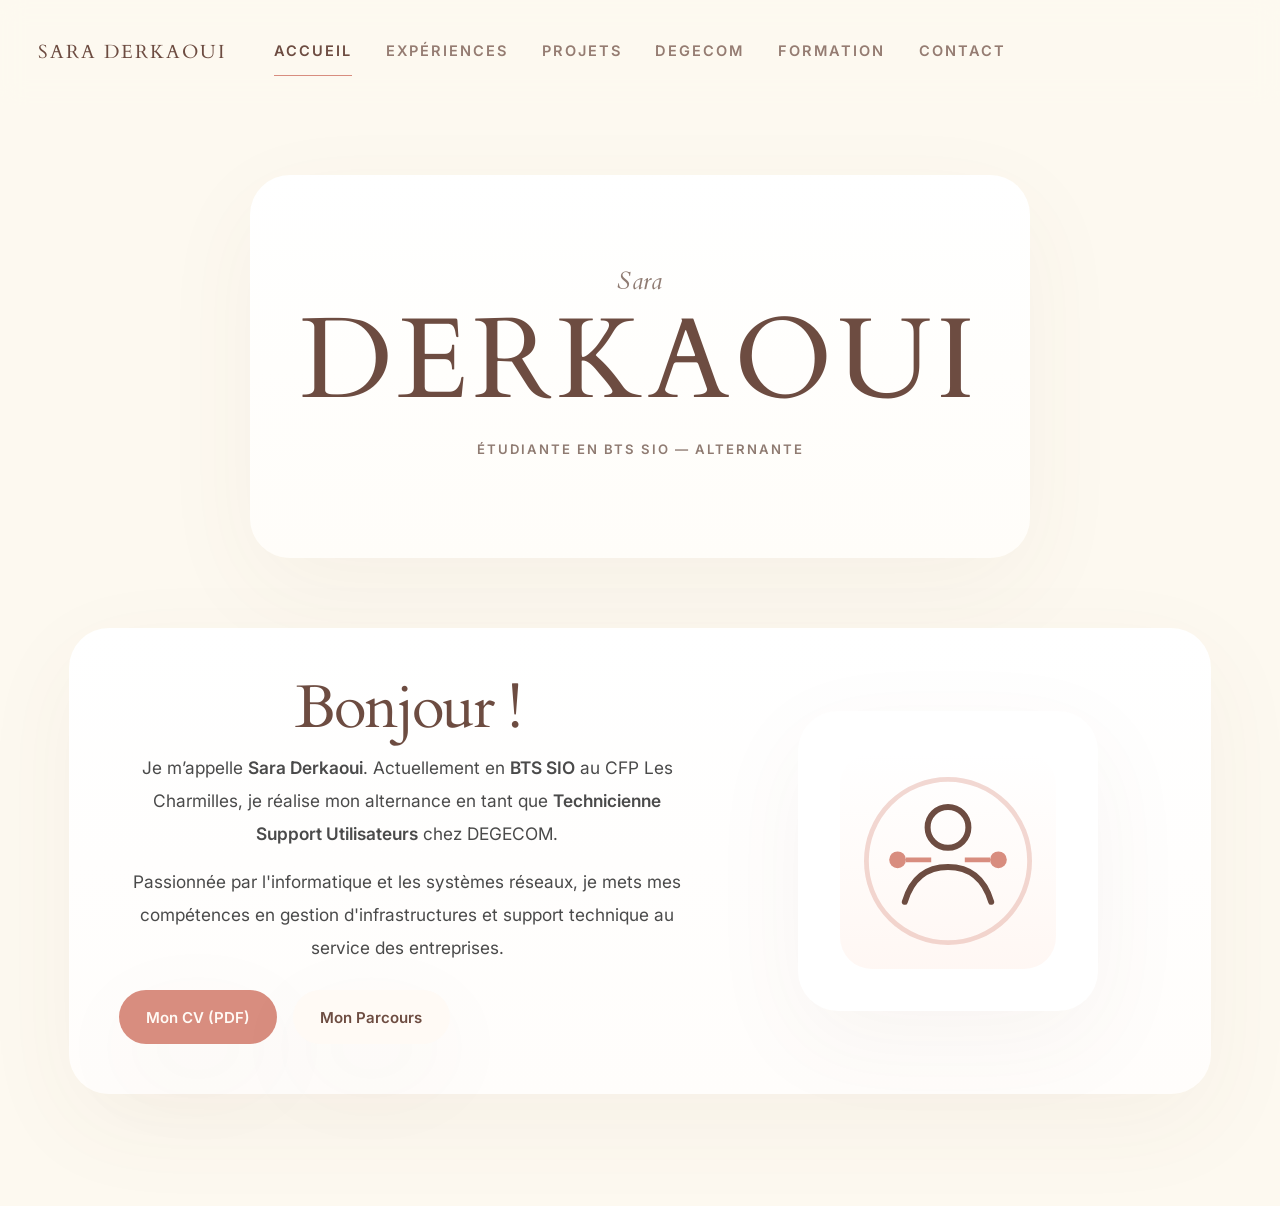
<file: index.html>
<!DOCTYPE html>
<html lang="fr">
<head>
    <meta charset="UTF-8">
    <meta name="viewport" content="width=device-width, initial-scale=1.0">
    <title>Sara Derkaoui | Portfolio</title>
    <link rel="stylesheet" href="style.css">
    <link href="https://fonts.googleapis.com/css2?family=Inter:wght@300;400;600&family=Cardo:ital,wght@0,400;0,700;1,400&display=swap" rel="stylesheet">
</head>
<body>

    <nav class="navbar">
        <a href="index.html" class="logo">SARA DERKAOUI</a>
        <ul class="nav-links">
            <li><a href="index.html" class="active">Accueil</a></li>
            <li><a href="experience.html">Expériences</a></li>
            <li><a href="projets.html">Projets</a></li>
            <li><a href="degecom.html">DEGECOM</a></li>
            <li><a href="formation.html">Formation</a></li>
            <li><a href="contact.html">Contact</a></li>
        </ul>
    </nav>

    <main class="hero-section">
        <div class="hero-card">
            <span class="firstname">Sara</span>
            <h1 class="lastname">DERKAOUI</h1>
            <p class="subtitle">Étudiante en BTS SIO — Alternante</p>
        </div>

        <section class="intro-container">
            <div class="intro-text">
                <h2>Bonjour !</h2>
                <p>Je m’appelle <strong>Sara Derkaoui</strong>. Actuellement en <strong>BTS SIO</strong> au CFP Les Charmilles, je réalise mon alternance en tant que <strong>Technicienne Support Utilisateurs</strong> chez DEGECOM.</p>
                <p>Passionnée par l'informatique et les systèmes réseaux, je mets mes compétences en gestion d'infrastructures et support technique au service des entreprises.</p>
                <div class="cta-group">
                    <a href="source/CV BTS SIO 3.pdf.pdf" class="btn-primary" target="_blank">Mon CV (PDF)</a>
                    <a href="experience.html" class="btn-secondary">Mon Parcours</a>
                </div>
            </div>
            <div class="intro-visual">
                <div class="placeholder-img">👩‍💻</div>
            </div>
        </section>
    </main>

</body>
</html>
</file>
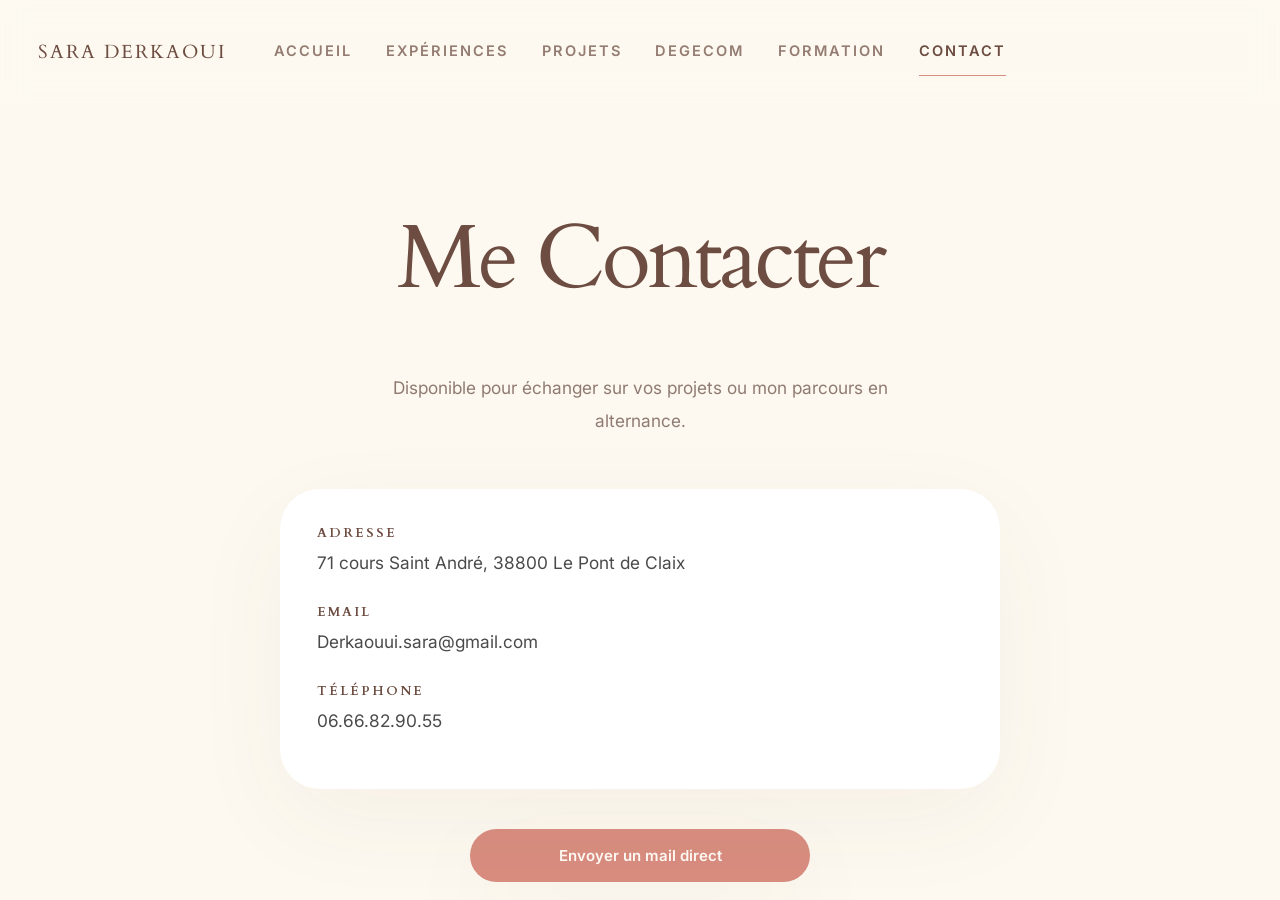
<file: contact.html>
<!DOCTYPE html>
<html lang="fr">
<head>
    <meta charset="UTF-8">
    <title>Contact | Sara Derkaoui</title>
    <link rel="stylesheet" href="style.css">
    <link href="https://fonts.googleapis.com/css2?family=Inter:wght@400;600&family=Cardo:wght@700&display=swap" rel="stylesheet">
</head>
<body>
    <nav class="navbar">
        <a href="index.html" class="logo">SARA DERKAOUI</a>
        <ul class="nav-links">
            <li><a href="index.html">Accueil</a></li>
            <li><a href="experience.html">Expériences</a></li>
            <li><a href="projets.html">Projets</a></li>
            <li><a href="degecom.html">DEGECOM</a></li>
            <li><a href="formation.html">Formation</a></li>
            <li><a href="contact.html" class="active">Contact</a></li>
        </ul>
    </nav>

    <div class="container" style="max-width: 800px;">
        <h1 style="text-align: center; margin-bottom: 30px;">Me Contacter</h1>
        <p style="text-align: center; color: var(--text-light); margin-bottom: 50px;">
            Disponible pour échanger sur vos projets ou mon parcours en alternance.
        </p>

        <div class="card">
            <div style="margin-bottom: 25px;">
                <h4 style="margin-bottom: 5px;">Adresse</h4>
                <p>71 cours Saint André, 38800 Le Pont de Claix</p>
            </div>
            <div style="margin-bottom: 25px;">
                <h4 style="margin-bottom: 5px;">Email</h4>
                <p>Derkaouui.sara@gmail.com</p>
            </div>
            <div style="margin-bottom: 25px;">
                <h4 style="margin-bottom: 5px;">Téléphone</h4>
                <p>06.66.82.90.55</p>
            </div>
        </div>

        <div style="text-align: center; margin-top: 40px;">
            <a href="mailto:Derkaouui.sara@gmail.com" class="btn btn-primary">Envoyer un mail direct</a>
        </div>
    </div>
</body>
</html>
</file>
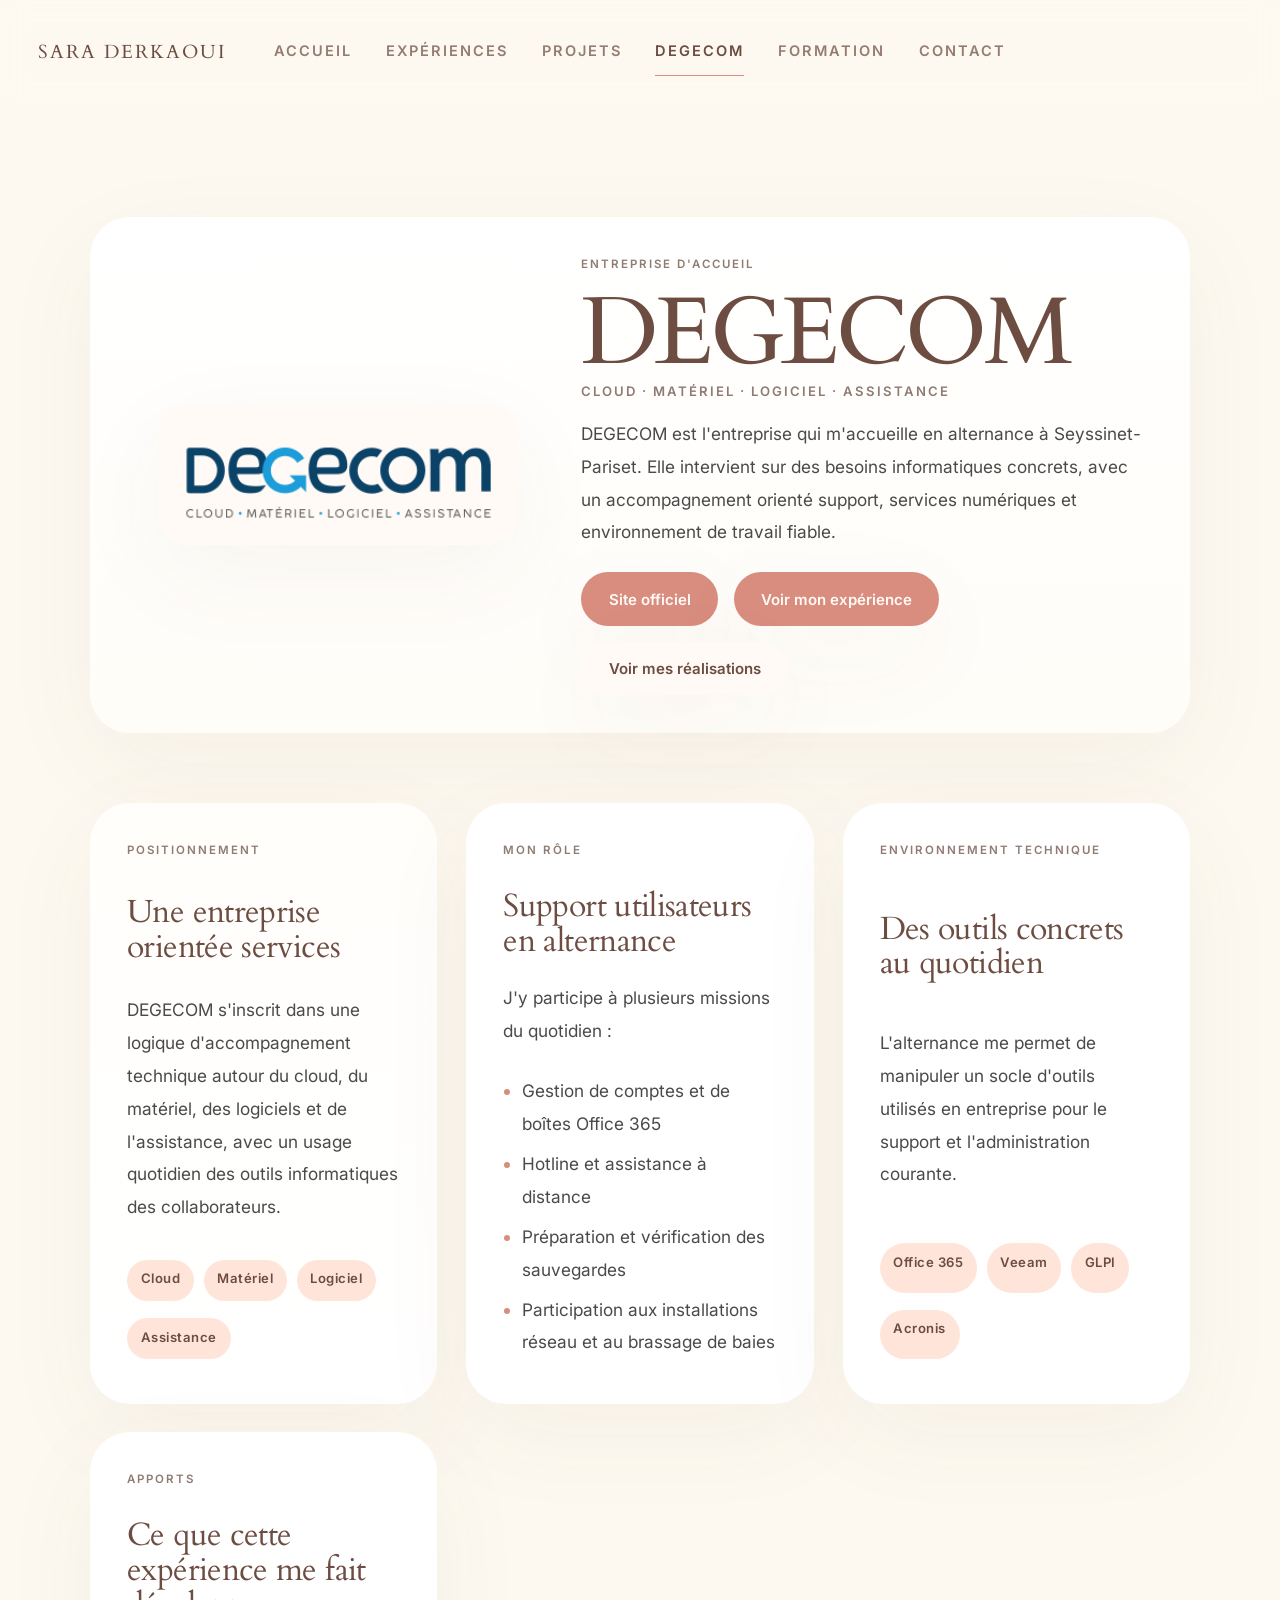
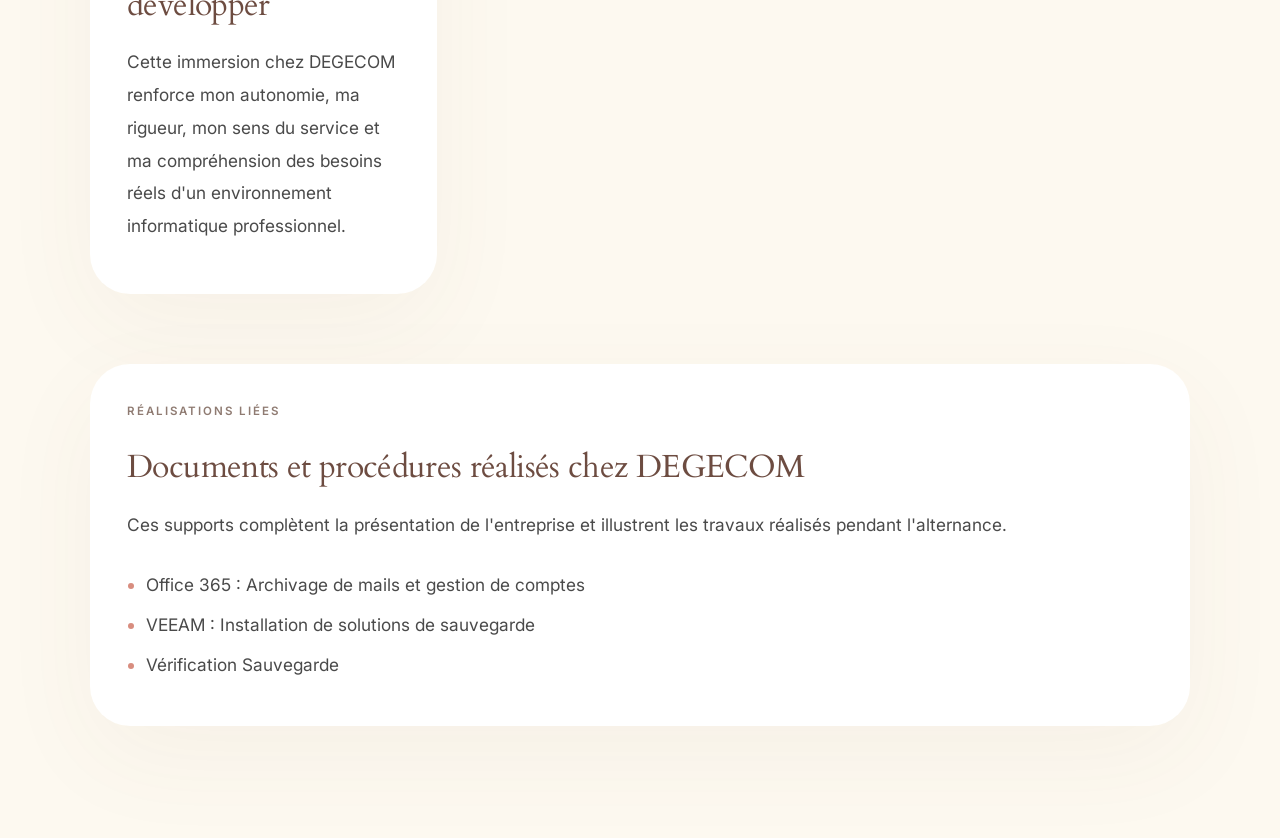
<file: degecom.html>
<!DOCTYPE html>
<html lang="fr">
<head>
    <meta charset="UTF-8">
    <meta name="viewport" content="width=device-width, initial-scale=1.0">
    <title>DEGECOM | Sara Derkaoui</title>
    <link rel="stylesheet" href="style.css">
    <link href="https://fonts.googleapis.com/css2?family=Inter:wght@400;600&family=Cardo:wght@700&display=swap" rel="stylesheet">
</head>
<body>
    <nav class="navbar">
        <a href="index.html" class="logo">SARA DERKAOUI</a>
        <ul class="nav-links">
            <li><a href="index.html">Accueil</a></li>
            <li><a href="experience.html">Expériences</a></li>
            <li><a href="projets.html">Projets</a></li>
            <li><a href="degecom.html" class="active">DEGECOM</a></li>
            <li><a href="formation.html">Formation</a></li>
            <li><a href="contact.html">Contact</a></li>
        </ul>
    </nav>

    <main class="container company-page">
        <section class="card company-hero">
            <div class="company-hero__visual">
                <img src="source/degecom-logo.png" alt="Logo DEGECOM" class="company-logo">
            </div>

            <div class="company-hero__content">
                <p class="experience-eyebrow">Entreprise d'accueil</p>
                <h1>DEGECOM</h1>
                <p class="company-tagline">Cloud · Matériel · Logiciel · Assistance</p>
                <p class="company-intro">DEGECOM est l'entreprise qui m'accueille en alternance à Seyssinet-Pariset. Elle intervient sur des besoins informatiques concrets, avec un accompagnement orienté support, services numériques et environnement de travail fiable.</p>
                <div class="company-actions">
                    <a href="https://www.degecom.com" class="btn-primary" target="_blank" rel="noopener noreferrer">Site officiel</a>
                    <a href="experience.html" class="btn-primary">Voir mon expérience</a>
                    <a href="projets.html" class="btn-secondary">Voir mes réalisations</a>
                </div>
            </div>
        </section>

        <section class="company-grid">
            <article class="card company-card company-card--highlight">
                <p class="experience-eyebrow">Positionnement</p>
                <h3>Une entreprise orientée services</h3>
                <p>DEGECOM s'inscrit dans une logique d'accompagnement technique autour du cloud, du matériel, des logiciels et de l'assistance, avec un usage quotidien des outils informatiques des collaborateurs.</p>
                <ul class="experience-tools">
                    <li>Cloud</li>
                    <li>Matériel</li>
                    <li>Logiciel</li>
                    <li>Assistance</li>
                </ul>
            </article>

            <article class="card company-card">
                <p class="experience-eyebrow">Mon rôle</p>
                <h3>Support utilisateurs en alternance</h3>
                <p>J'y participe à plusieurs missions du quotidien :</p>
                <ul>
                    <li>Gestion de comptes et de boîtes Office 365</li>
                    <li>Hotline et assistance à distance</li>
                    <li>Préparation et vérification des sauvegardes</li>
                    <li>Participation aux installations réseau et au brassage de baies</li>
                </ul>
            </article>

            <article class="card company-card">
                <p class="experience-eyebrow">Environnement technique</p>
                <h3>Des outils concrets au quotidien</h3>
                <p>L'alternance me permet de manipuler un socle d'outils utilisés en entreprise pour le support et l'administration courante.</p>
                <ul class="experience-tools">
                    <li>Office 365</li>
                    <li>Veeam</li>
                    <li>GLPI</li>
                    <li>Acronis</li>
                </ul>
            </article>

            <article class="card company-card">
                <p class="experience-eyebrow">Apports</p>
                <h3>Ce que cette expérience me fait développer</h3>
                <p>Cette immersion chez DEGECOM renforce mon autonomie, ma rigueur, mon sens du service et ma compréhension des besoins réels d'un environnement informatique professionnel.</p>
            </article>
        </section>

        <section class="card company-card">
            <p class="experience-eyebrow">Réalisations liées</p>
            <h3>Documents et procédures réalisés chez DEGECOM</h3>
            <p>Ces supports complètent la présentation de l'entreprise et illustrent les travaux réalisés pendant l'alternance.</p>
            <ul>
                <li><a href="source/OFFICE-365-Archivage-Mail.pdf" target="_blank" rel="noopener">Office 365 : Archivage de mails et gestion de comptes</a></li>
                <li><a href="source/Procedure_Installation_Veeam.pdf" target="_blank" rel="noopener">VEEAM : Installation de solutions de sauvegarde</a></li>
                <li><a href="source/Verifications-Sauvegardes.pdf" target="_blank" rel="noopener">Vérification Sauvegarde</a></li>
            </ul>
        </section>
    </main>
</body>
</html>
</file>
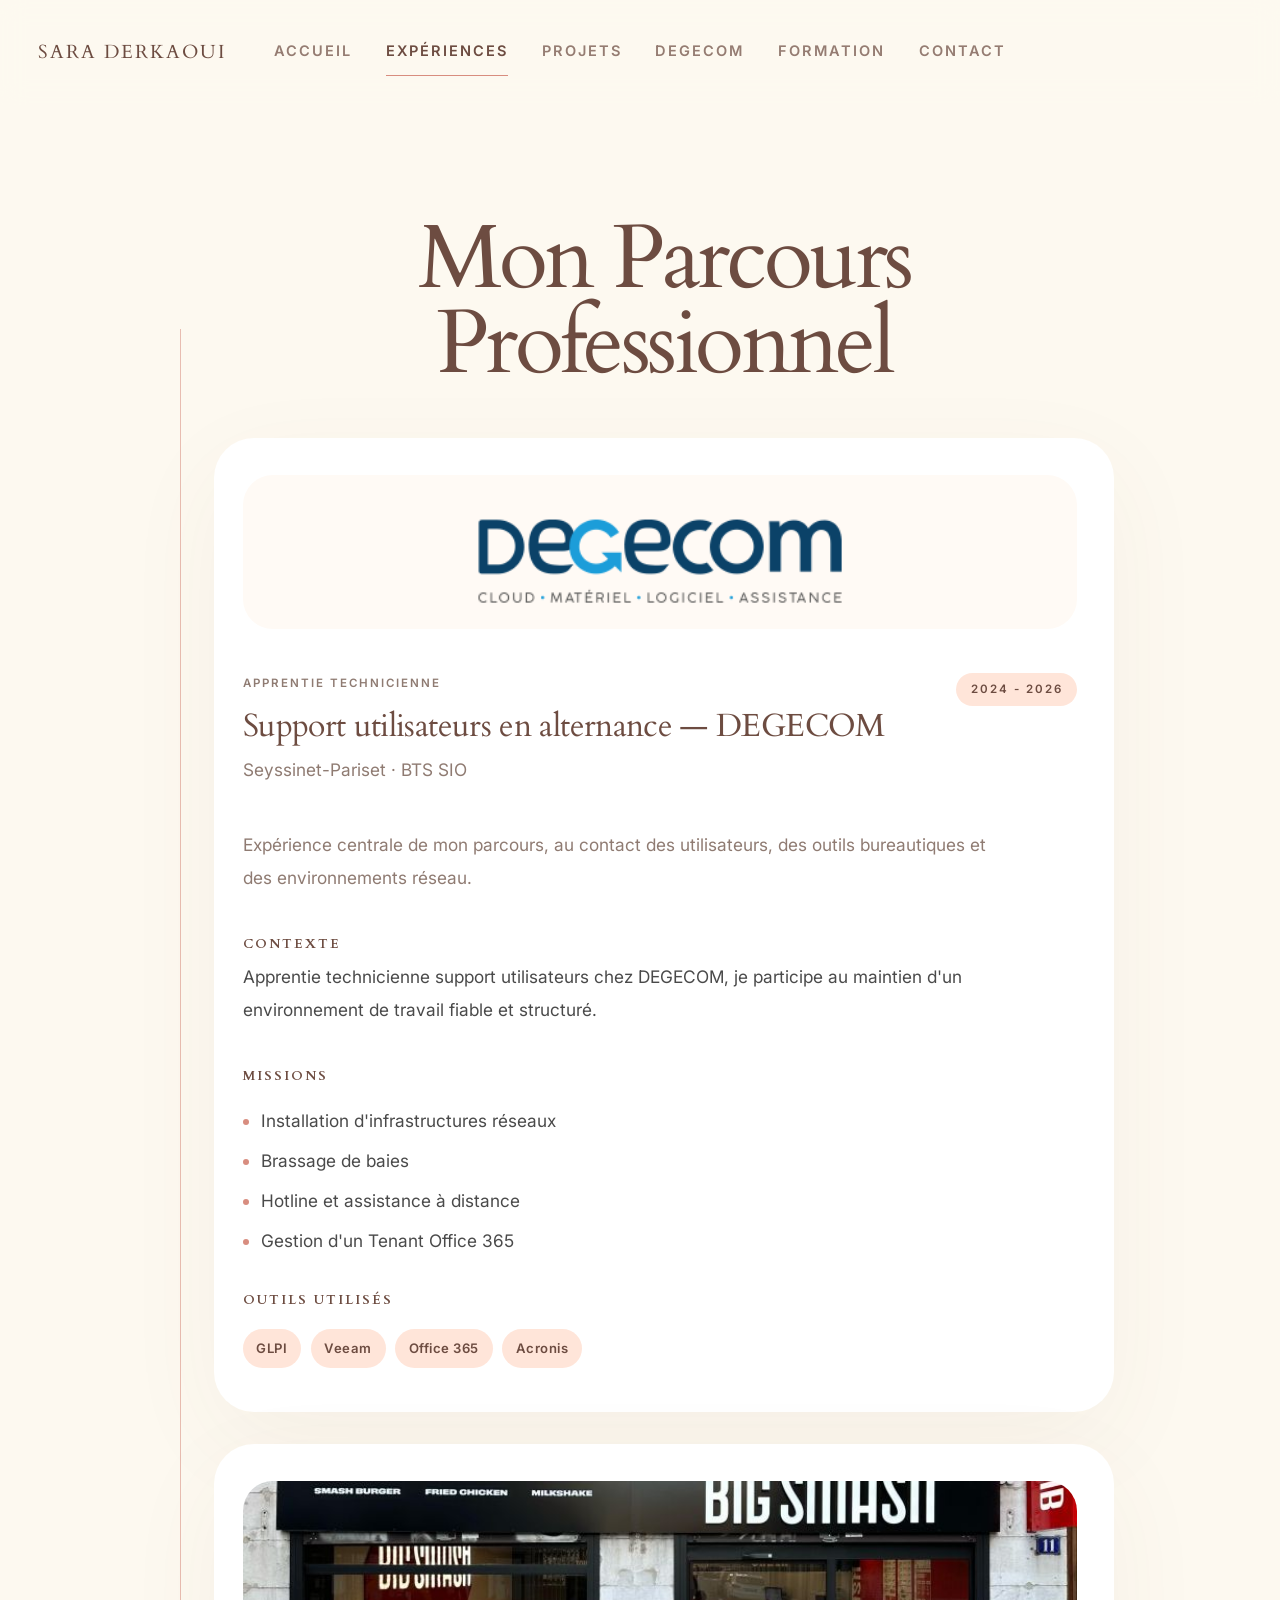
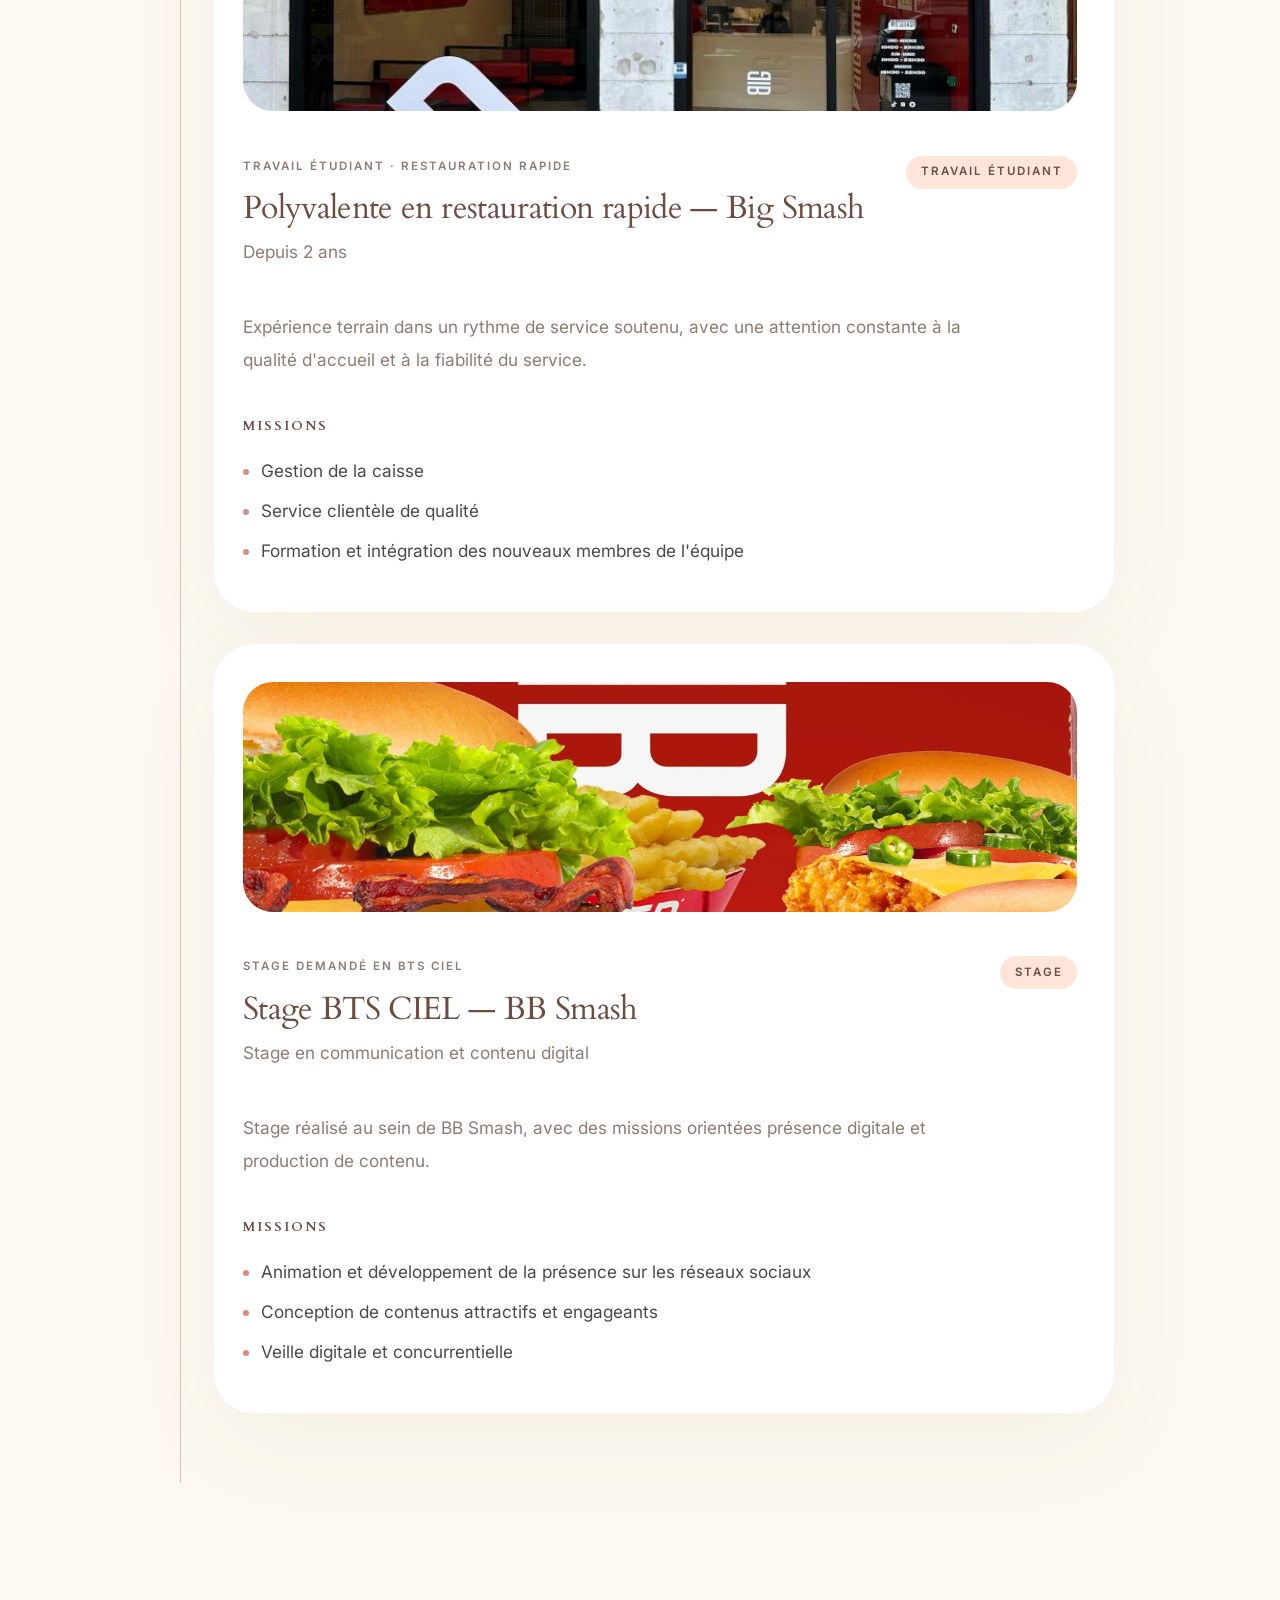
<file: experience.html>
<!DOCTYPE html>
<html lang="fr">
<head>
    <meta charset="UTF-8">
    <title>Expériences | Sara Derkaoui</title>
    <link rel="stylesheet" href="style.css">
    <link href="https://fonts.googleapis.com/css2?family=Inter:wght@400;600&family=Cardo:wght@700&display=swap" rel="stylesheet">
</head>
<body>
    <nav class="navbar">
        <a href="index.html" class="logo">SARA DERKAOUI</a>
        <ul class="nav-links">
            <li><a href="index.html">Accueil</a></li>
            <li><a href="experience.html" class="active">Expériences</a></li>
            <li><a href="projets.html">Projets</a></li>
            <li><a href="degecom.html">DEGECOM</a></li>
            <li><a href="formation.html">Formation</a></li>
            <li><a href="contact.html">Contact</a></li>
        </ul>
    </nav>

    <div class="container experience-page">
        <h1 style="text-align: center; font-size: 2.5rem; margin-bottom: 50px;">Mon Parcours Professionnel</h1>

        <div class="card experience-card experience-card--core">
            <img src="source/degecom-logo.png" alt="Logo DEGECOM" class="experience-image experience-image--logo">
            <div class="experience-card__header">
                <div>
                    <p class="experience-eyebrow">Apprentie technicienne</p>
                    <h3>Support utilisateurs en alternance — DEGECOM</h3>
                    <p class="experience-context">Seyssinet-Pariset · BTS SIO</p>
                </div>
                <span class="badge">2024 - 2026</span>
            </div>
            <p class="experience-summary">Expérience centrale de mon parcours, au contact des utilisateurs, des outils bureautiques et des environnements réseau.</p>
            <div class="experience-section">
                <h4>Contexte</h4>
                <p>Apprentie technicienne support utilisateurs chez DEGECOM, je participe au maintien d'un environnement de travail fiable et structuré.</p>
            </div>
            <div class="experience-section">
                <h4>Missions</h4>
                <ul>
                    <li>Installation d'infrastructures réseaux</li>
                    <li>Brassage de baies</li>
                    <li>Hotline et assistance à distance</li>
                    <li>Gestion d'un Tenant Office 365</li>
                </ul>
            </div>
            <div class="experience-section">
                <h4>Outils utilisés</h4>
                <ul class="experience-tools">
                    <li>GLPI</li>
                    <li>Veeam</li>
                    <li>Office 365</li>
                    <li>Acronis</li>
                </ul>
            </div>
        </div>

        <div class="card experience-card experience-card--student">
            <img src="source/BigSmash.jpg" alt="Big Smash" class="experience-image experience-image--banner">
            <div class="experience-card__header">
                <div>
                    <p class="experience-eyebrow">Travail étudiant · restauration rapide</p>
                    <h3>Polyvalente en restauration rapide — Big Smash</h3>
                    <p class="experience-context">Depuis 2 ans</p>
                </div>
                <span class="badge">Travail étudiant</span>
            </div>
            <p class="experience-summary">Expérience terrain dans un rythme de service soutenu, avec une attention constante à la qualité d'accueil et à la fiabilité du service.</p>
            <div class="experience-section">
                <h4>Missions</h4>
                <ul>
                    <li>Gestion de la caisse</li>
                    <li>Service clientèle de qualité</li>
                    <li>Formation et intégration des nouveaux membres de l'équipe</li>
                </ul>
            </div>
        </div>

        <div class="card experience-card experience-card--stage">
            <img src="source/BBSmash.jpeg" alt="BB Smash" class="experience-image experience-image--banner">
            <div class="experience-card__header">
                <div>
                    <p class="experience-eyebrow">Stage demandé en BTS CIEL</p>
                    <h3>Stage BTS CIEL — BB Smash</h3>
                    <p class="experience-context">Stage en communication et contenu digital</p>
                </div>
                <span class="badge">Stage</span>
            </div>
            <p class="experience-summary">Stage réalisé au sein de BB Smash, avec des missions orientées présence digitale et production de contenu.</p>
            <div class="experience-section">
                <h4>Missions</h4>
                <ul>
                    <li>Animation et développement de la présence sur les réseaux sociaux</li>
                    <li>Conception de contenus attractifs et engageants</li>
                    <li>Veille digitale et concurrentielle</li>
                </ul>
            </div>
        </div>
    </div>
</body>
</html>
</file>
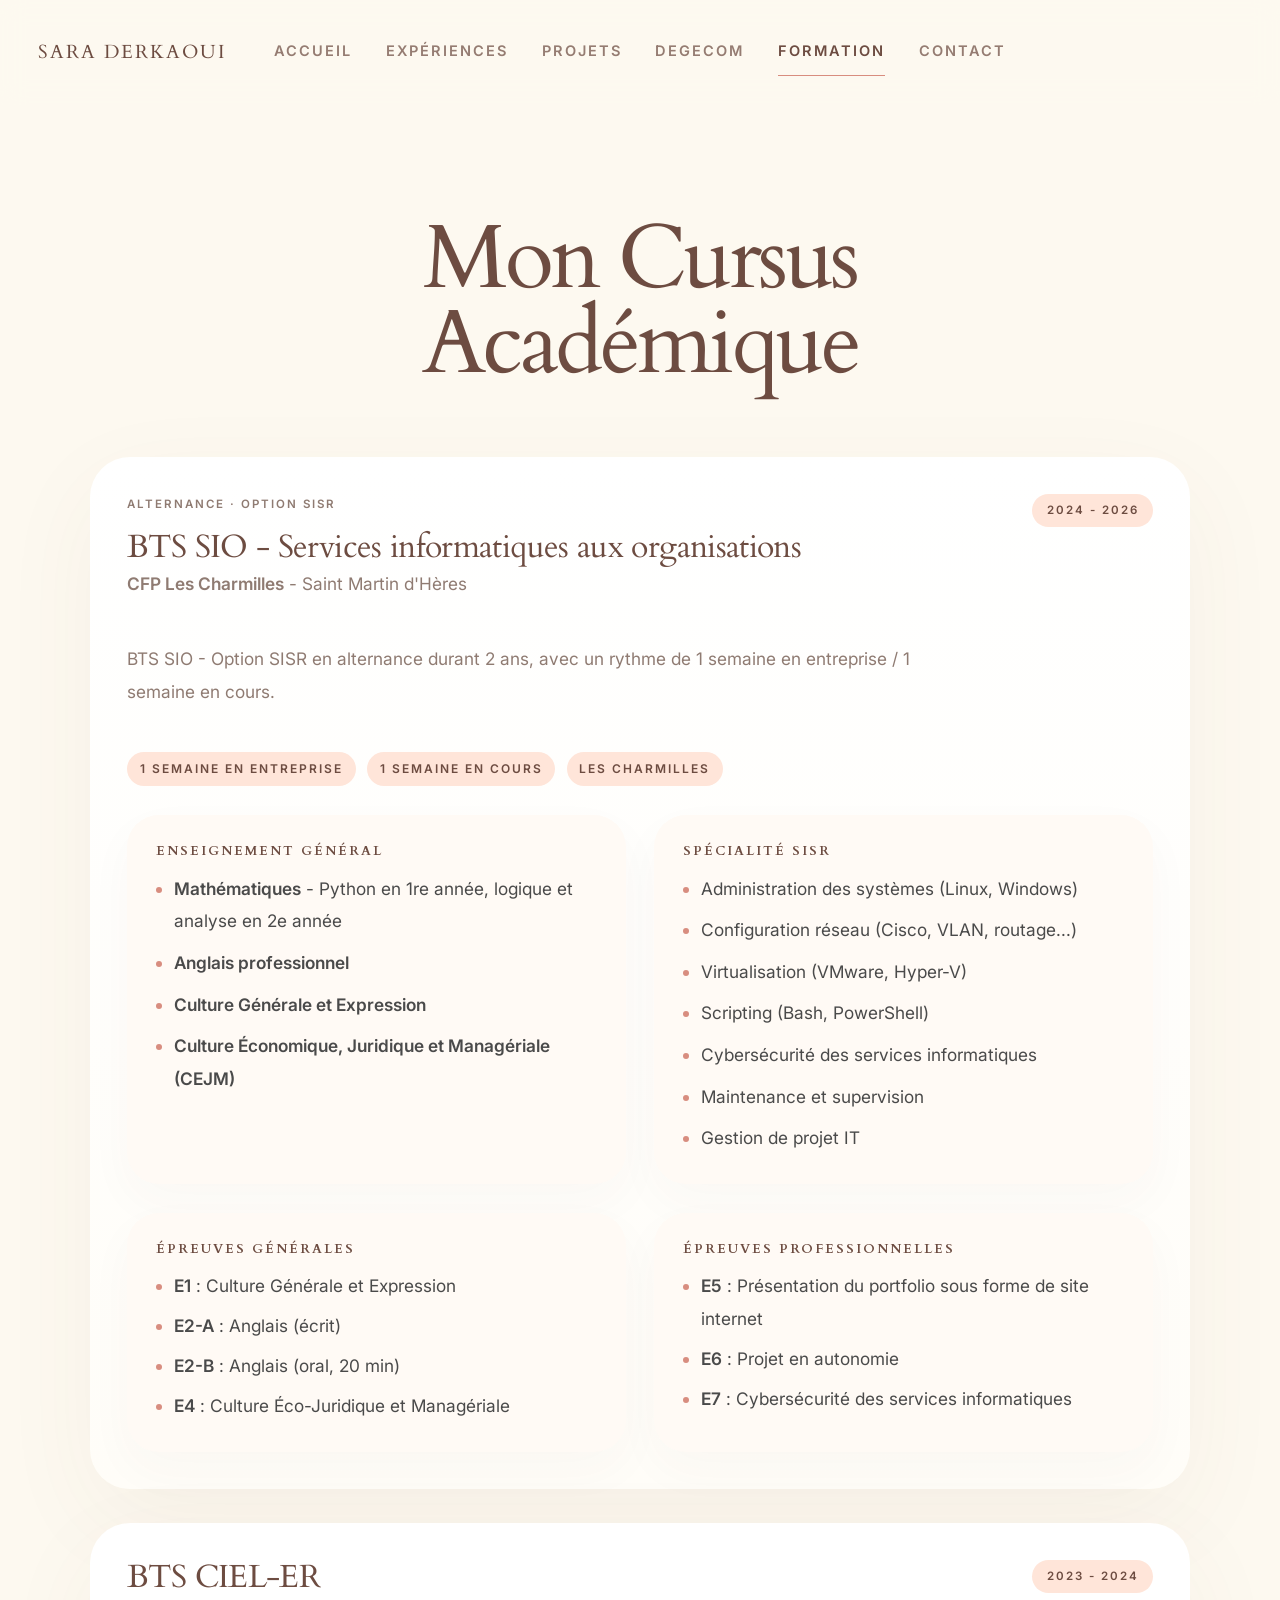
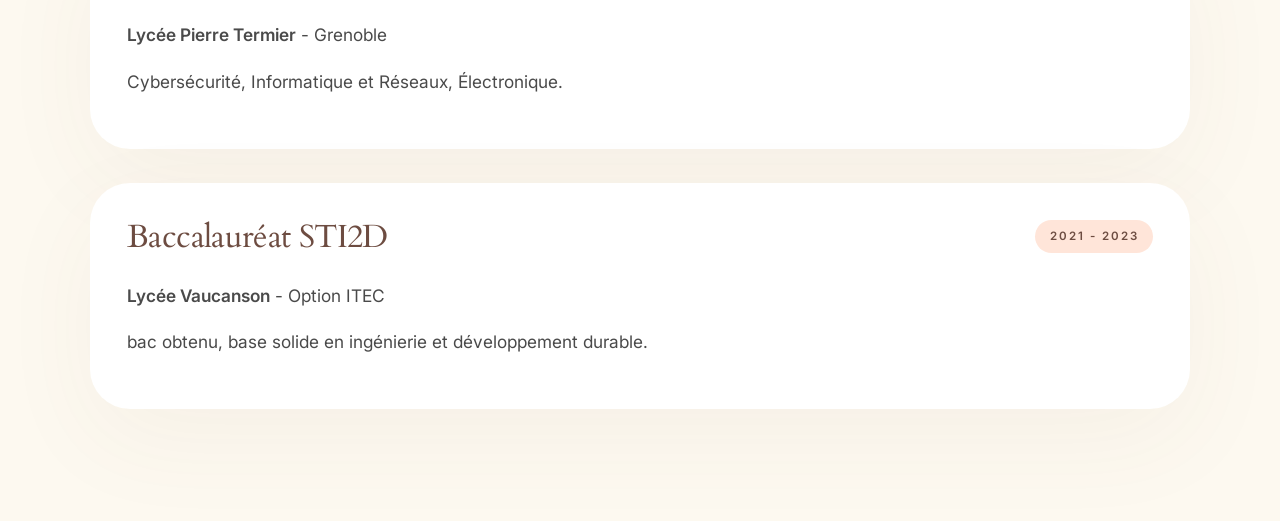
<file: formation.html>
<!DOCTYPE html>
<html lang="fr">
<head>
    <meta charset="UTF-8">
    <title>Formation | Sara Derkaoui</title>
    <link rel="stylesheet" href="style.css">
    <link href="https://fonts.googleapis.com/css2?family=Inter:wght@400;600&family=Cardo:wght@700&display=swap" rel="stylesheet">
</head>
<body>
    <nav class="navbar">
        <a href="index.html" class="logo">SARA DERKAOUI</a>
        <ul class="nav-links">
            <li><a href="index.html">Accueil</a></li>
            <li><a href="experience.html">Expériences</a></li>
            <li><a href="projets.html">Projets</a></li>
            <li><a href="degecom.html">DEGECOM</a></li>
            <li><a href="formation.html" class="active">Formation</a></li>
            <li><a href="contact.html">Contact</a></li>
        </ul>
    </nav>

    <div class="container">
        <h1 style="text-align: center; margin-bottom: 50px;">Mon Cursus Académique</h1>

        <div class="card formation-card formation-card--bts">
            <div class="formation-card__header">
                <div>
                    <p class="formation-eyebrow">Alternance · Option SISR</p>
                    <h3>BTS SIO - Services informatiques aux organisations</h3>
                    <p class="formation-context"><strong>CFP Les Charmilles</strong> - Saint Martin d'Hères</p>
                </div>
                <span class="badge">2024 - 2026</span>
            </div>

            <p class="formation-summary">BTS SIO - Option SISR en alternance durant 2 ans, avec un rythme de 1 semaine en entreprise / 1 semaine en cours.</p>

            <div class="formation-meta">
                <span class="formation-meta-item">1 semaine en entreprise</span>
                <span class="formation-meta-item">1 semaine en cours</span>
                <span class="formation-meta-item">Les Charmilles</span>
            </div>

            <div class="formation-grid">
                <section class="formation-panel">
                    <h4>Enseignement général</h4>
                    <ul class="formation-list">
                        <li><strong>Mathématiques</strong> - Python en 1re année, logique et analyse en 2e année</li>
                        <li><strong>Anglais professionnel</strong></li>
                        <li><strong>Culture Générale et Expression</strong></li>
                        <li><strong>Culture Économique, Juridique et Managériale (CEJM)</strong></li>
                    </ul>
                </section>

                <section class="formation-panel">
                    <h4>Spécialité SISR</h4>
                    <ul class="formation-list">
                        <li>Administration des systèmes (Linux, Windows)</li>
                        <li>Configuration réseau (Cisco, VLAN, routage...)</li>
                        <li>Virtualisation (VMware, Hyper-V)</li>
                        <li>Scripting (Bash, PowerShell)</li>
                        <li>Cybersécurité des services informatiques</li>
                        <li>Maintenance et supervision</li>
                        <li>Gestion de projet IT</li>
                    </ul>
                </section>
            </div>

            <div class="formation-exams">
                <section class="formation-panel">
                    <h4>Épreuves générales</h4>
                    <ul class="formation-list formation-list--compact">
                        <li><strong>E1</strong> : Culture Générale et Expression</li>
                        <li><strong>E2-A</strong> : Anglais (écrit)</li>
                        <li><strong>E2-B</strong> : Anglais (oral, 20 min)</li>
                        <li><strong>E4</strong> : Culture Éco-Juridique et Managériale</li>
                    </ul>
                </section>

                <section class="formation-panel">
                    <h4>Épreuves professionnelles</h4>
                    <ul class="formation-list formation-list--compact">
                        <li><strong>E5</strong> : Présentation du portfolio sous forme de site internet</li>
                        <li><strong>E6</strong> : Projet en autonomie</li>
                        <li><strong>E7</strong> : Cybersécurité des services informatiques</li>
                    </ul>
                </section>
            </div>
        </div>

        <div class="card">
            <div style="display: flex; justify-content: space-between; align-items: flex-start;">
                <h3>BTS CIEL-ER</h3>
                <span class="badge">2023 - 2024</span>
            </div>
            <p><strong>Lycée Pierre Termier</strong> - Grenoble</p>
            <p>Cybersécurité, Informatique et Réseaux, Électronique.</p>
        </div>

        <div class="card">
            <div style="display: flex; justify-content: space-between; align-items: flex-start;">
                <h3>Baccalauréat STI2D</h3>
                <span class="badge">2021 - 2023</span>
            </div>
            <p><strong>Lycée Vaucanson</strong> - Option ITEC</p>
            <p>bac obtenu, base solide en ingénierie et développement durable.</p>
        </div>
    </div>
</body>
</html>
</file>
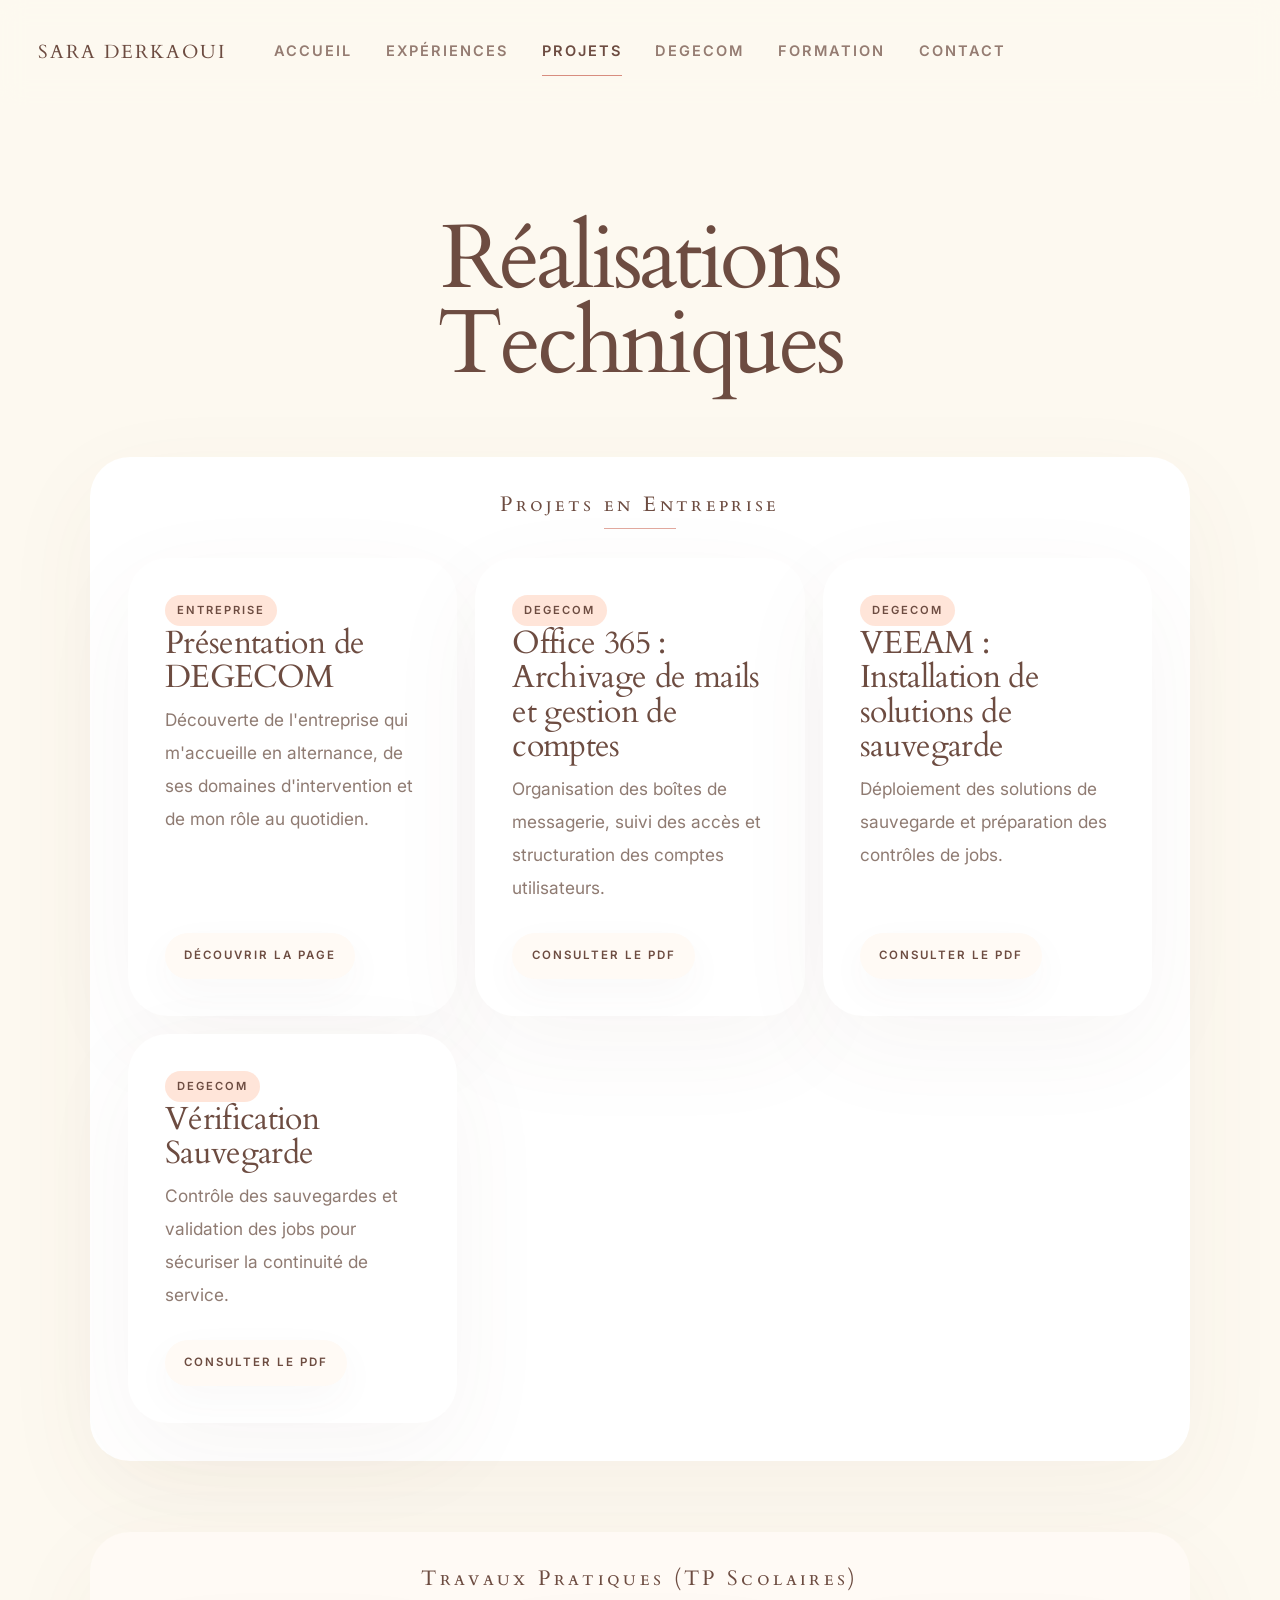
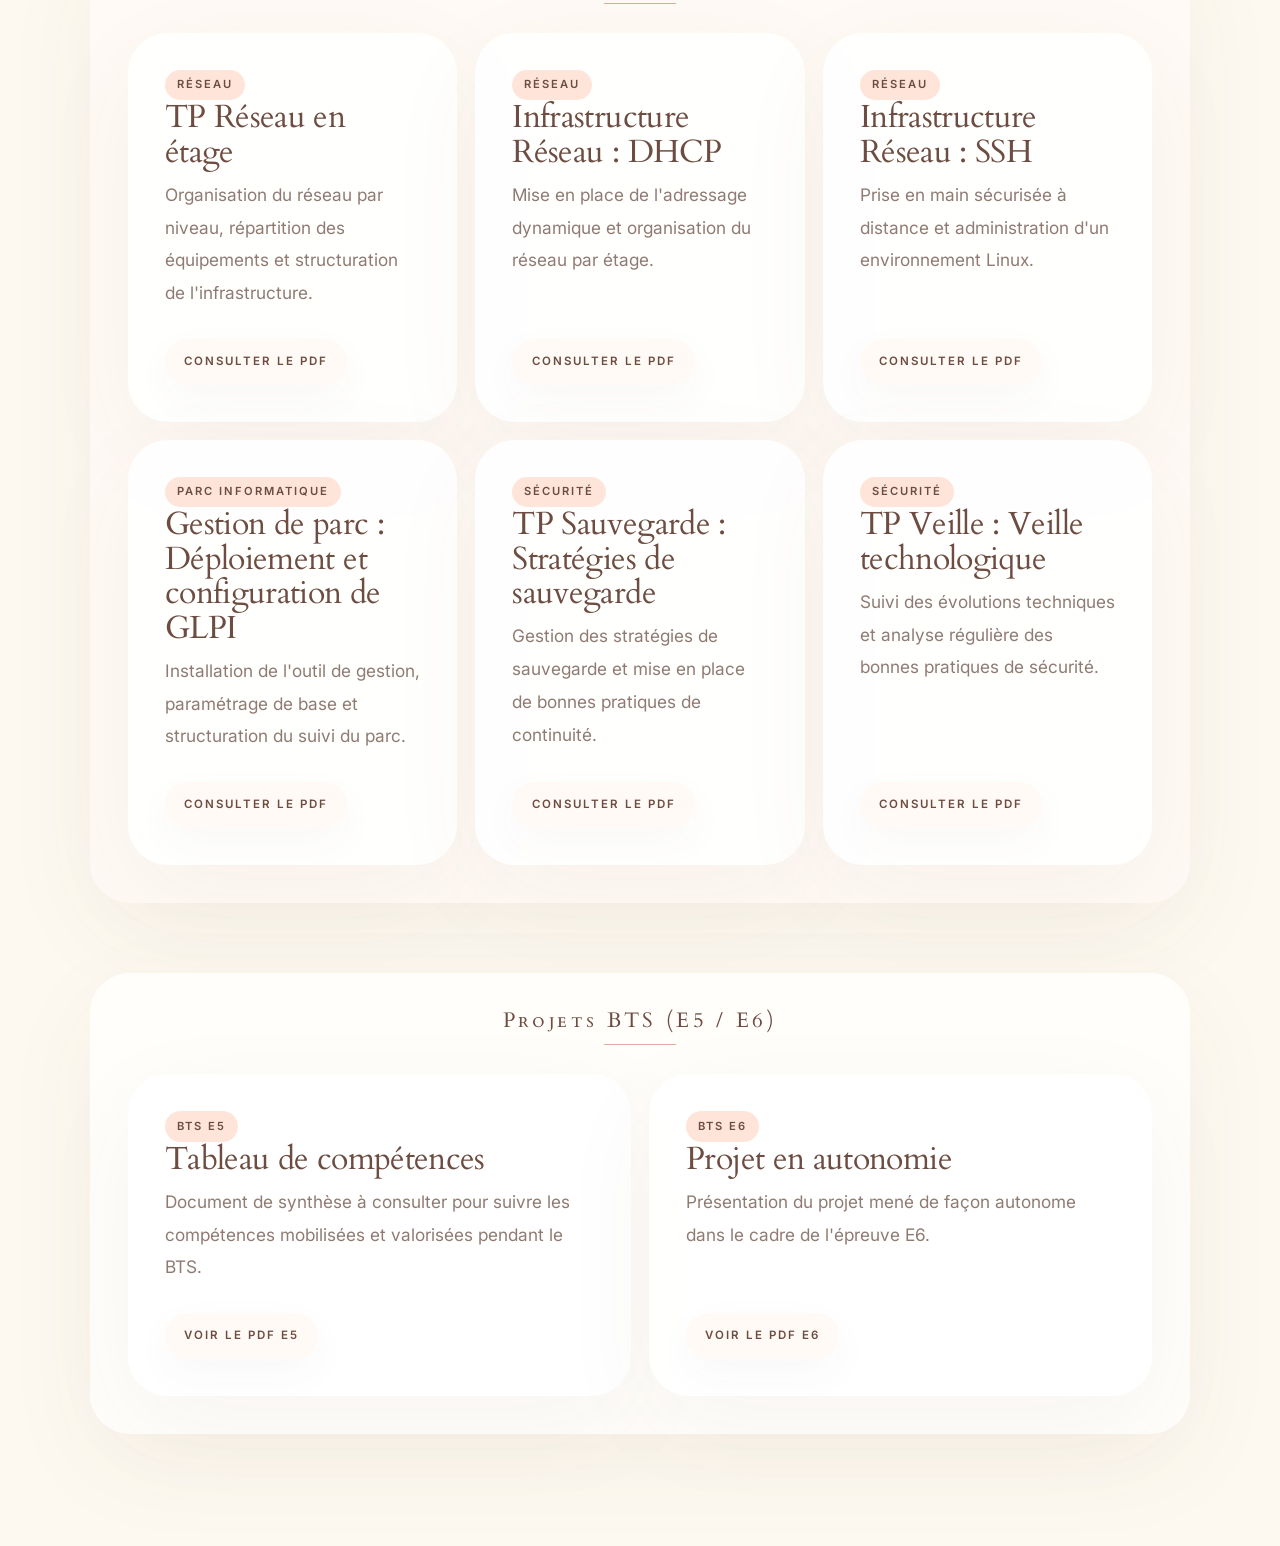
<file: projets.html>
<!DOCTYPE html>
<html lang="fr">
<head>
    <meta charset="UTF-8">
    <title>Projets | Sara Derkaoui</title>
    <link rel="stylesheet" href="style.css">
    <link href="https://fonts.googleapis.com/css2?family=Inter:wght@400;600&family=Cardo:wght@700&display=swap" rel="stylesheet">
</head>
<body>
    <nav class="navbar">
        <a href="index.html" class="logo">SARA DERKAOUI</a>
        <ul class="nav-links">
            <li><a href="index.html">Accueil</a></li>
            <li><a href="experience.html">Expériences</a></li>
            <li><a href="projets.html" class="active">Projets</a></li>
            <li><a href="degecom.html">DEGECOM</a></li>
            <li><a href="formation.html">Formation</a></li>
            <li><a href="contact.html">Contact</a></li>
        </ul>
    </nav>

    <div class="container projects-page">
        <h1 style="text-align: center; margin-bottom: 50px;">Réalisations Techniques</h1>

        <section class="project-category project-category--enterprise">
            <h2 class="project-category-title">Projets en Entreprise</h2>
            <div class="project-grid">
                <article class="card project-card">
                    <span class="project-kicker">Entreprise</span>
                    <h3>Présentation de DEGECOM</h3>
                    <p>Découverte de l'entreprise qui m'accueille en alternance, de ses domaines d'intervention et de mon rôle au quotidien.</p>
                    <div class="project-actions">
                        <a class="project-cta" href="degecom.html">Découvrir la page</a>
                    </div>
                </article>

                <article class="card project-card">
                    <span class="project-kicker">DEGECOM</span>
                    <h3>Office 365 : Archivage de mails et gestion de comptes</h3>
                    <p>Organisation des boîtes de messagerie, suivi des accès et structuration des comptes utilisateurs.</p>
                    <div class="project-actions">
                        <a class="project-cta" href="source/OFFICE-365-Archivage-Mail.pdf" target="_blank" rel="noopener">Consulter le PDF</a>
                    </div>
                </article>

                <article class="card project-card">
                    <span class="project-kicker">DEGECOM</span>
                    <h3>VEEAM : Installation de solutions de sauvegarde</h3>
                    <p>Déploiement des solutions de sauvegarde et préparation des contrôles de jobs.</p>
                    <div class="project-actions">
                        <a class="project-cta" href="source/Procedure_Installation_Veeam.pdf" target="_blank" rel="noopener">Consulter le PDF</a>
                    </div>
                </article>

                <article class="card project-card">
                    <span class="project-kicker">DEGECOM</span>
                    <h3>Vérification Sauvegarde</h3>
                    <p>Contrôle des sauvegardes et validation des jobs pour sécuriser la continuité de service.</p>
                    <div class="project-actions">
                        <a class="project-cta" href="source/Verifications-Sauvegardes.pdf" target="_blank" rel="noopener">Consulter le PDF</a>
                    </div>
                </article>
            </div>
        </section>

        <section class="project-category project-category--school">
            <h2 class="project-category-title">Travaux Pratiques (TP Scolaires)</h2>
            <div class="project-grid">
                <article class="card project-card">
                    <span class="project-kicker">Réseau</span>
                    <h3>TP Réseau en étage</h3>
                    <p>Organisation du réseau par niveau, répartition des équipements et structuration de l'infrastructure.</p>
                    <div class="project-actions">
                        <a class="project-cta" href="source/reseau%20par%20etage%202025-06-17%20%281%29.pdf" target="_blank" rel="noopener">Consulter le PDF</a>
                    </div>
                </article>

                <article class="card project-card">
                    <span class="project-kicker">Réseau</span>
                    <h3>Infrastructure Réseau : DHCP</h3>
                    <p>Mise en place de l'adressage dynamique et organisation du réseau par étage.</p>
                    <div class="project-actions">
                        <a class="project-cta" href="source/TP DHCP.pdf" target="_blank" rel="noopener">Consulter le PDF</a>
                    </div>
                </article>

                <article class="card project-card">
                    <span class="project-kicker">Réseau</span>
                    <h3>Infrastructure Réseau : SSH</h3>
                    <p>Prise en main sécurisée à distance et administration d'un environnement Linux.</p>
                    <div class="project-actions">
                        <a class="project-cta" href="source/tp%20SSH%201.pdf" target="_blank" rel="noopener">Consulter le PDF</a>
                    </div>
                </article>

                <article class="card project-card">
                    <span class="project-kicker">Parc informatique</span>
                    <h3>Gestion de parc : Déploiement et configuration de GLPI</h3>
                    <p>Installation de l'outil de gestion, paramétrage de base et structuration du suivi du parc.</p>
                    <div class="project-actions">
                        <a class="project-cta" href="source/TP%20GLPI%201.pdf" target="_blank" rel="noopener">Consulter le PDF</a>
                    </div>
                </article>

                <article class="card project-card">
                    <span class="project-kicker">Sécurité</span>
                    <h3>TP Sauvegarde : Stratégies de sauvegarde</h3>
                    <p>Gestion des stratégies de sauvegarde et mise en place de bonnes pratiques de continuité.</p>
                    <div class="project-actions">
                        <a class="project-cta" href="source/TP%20SAUVEGARDE%201.pdf" target="_blank" rel="noopener">Consulter le PDF</a>
                    </div>
                </article>

                <article class="card project-card">
                    <span class="project-kicker">Sécurité</span>
                    <h3>TP Veille : Veille technologique</h3>
                    <p>Suivi des évolutions techniques et analyse régulière des bonnes pratiques de sécurité.</p>
                    <div class="project-actions">
                        <a class="project-cta" href="source/TP%20Veille.pdf" target="_blank" rel="noopener">Consulter le PDF</a>
                    </div>
                </article>
            </div>
        </section>

        <section class="project-category project-category--bts">
            <h2 class="project-category-title">Projets BTS (E5 / E6)</h2>
            <div class="project-grid">
                <article class="card project-card">
                    <span class="project-kicker">BTS E5</span>
                    <h3>Tableau de compétences</h3>
                    <p>Document de synthèse à consulter pour suivre les compétences mobilisées et valorisées pendant le BTS.</p>
                    <div class="project-actions">
                        <a class="project-cta" href="source/Tableau-Competences.pdf" target="_blank" rel="noopener">Voir le PDF E5</a>
                    </div>
                </article>

                <article class="card project-card">
                    <span class="project-kicker">BTS E6</span>
                    <h3>Projet en autonomie</h3>
                    <p>Présentation du projet mené de façon autonome dans le cadre de l'épreuve E6.</p>
                    <div class="project-actions">
                        <a class="project-cta" href="source/Epreuve-E6.pdf" target="_blank" rel="noopener">Voir le PDF E6</a>
                    </div>
                </article>
            </div>
        </section>
    </div>
</body>
</html>
</file>
<file: style.css>
@import url('https://fonts.googleapis.com/css2?family=Cardo:wght@400;700&family=Inter:wght@400;600&display=swap');

:root {
    --bg-color: #fdf9f0;
    --surface: #ffffff;
    --surface-soft: #fffaf5;
    --primary-color: #d88d7f;
    --secondary-color: #ffe5d9;
    --text-main: #4a4a4a;
    --text-dark: #6d4c41;
    --text-light: #8f7b72;
    --shadow-soft: 0 30px 100px rgba(109, 76, 65, 0.05);
    --shadow-hover: 0 34px 110px rgba(109, 76, 65, 0.07);
    --radius-xl: 40px;
    --radius-lg: 40px;
    --container-max: 1180px;
    --space-xs: clamp(0.55rem, 0.45rem + 0.35vw, 0.9rem);
    --space-sm: clamp(0.9rem, 0.75rem + 0.55vw, 1.25rem);
    --space-md: clamp(1.3rem, 1rem + 1vw, 1.9rem);
    --space-lg: clamp(2rem, 1.5rem + 1.8vw, 3.3rem);
    --space-xl: clamp(3rem, 2rem + 3vw, 5rem);
    --space-2xl: clamp(4rem, 3rem + 5vw, 8rem);
}

* {
    box-sizing: border-box;
}

html {
    scroll-behavior: smooth;
}

body {
    margin: 0;
    min-height: 100vh;
    overflow-x: hidden;
    font-family: 'Inter', sans-serif;
    font-size: clamp(1rem, 0.96rem + 0.3vw, 1.08rem);
    line-height: 1.9;
    color: var(--text-main);
    background: var(--bg-color);
    -webkit-font-smoothing: antialiased;
    text-rendering: optimizeLegibility;
}

h1,
h2,
h3,
h4 {
    margin-top: 0;
    font-family: 'Cardo', serif;
    font-weight: 400;
    color: var(--text-dark);
}

h1 {
    font-size: clamp(3.2rem, 2.1rem + 4.8vw, 6.6rem);
    line-height: 0.95;
    letter-spacing: -0.04em;
}

h2 {
    font-size: clamp(2.4rem, 1.7rem + 2.6vw, 4.4rem);
    line-height: 1;
    letter-spacing: -0.03em;
}

h3 {
    font-size: clamp(1.45rem, 1.2rem + 1vw, 2rem);
    line-height: 1.08;
    letter-spacing: -0.02em;
}

h4 {
    font-size: 0.82rem;
    line-height: 1.2;
    font-weight: 600;
    text-transform: uppercase;
    letter-spacing: 2px;
}

p,
ul,
li,
a,
span,
button {
    font-family: 'Inter', sans-serif;
}

strong,
b {
    font-weight: 600;
}

a {
    color: inherit;
    text-decoration: none;
}

a,
button,
.card,
.btn-primary,
.btn-secondary {
    transition: all 0.3s ease;
}

ul {
    padding-left: 1.15rem;
}

li::marker {
    color: var(--primary-color);
}

.container {
    max-width: var(--container-max);
    margin: var(--space-2xl) auto;
    padding-inline: clamp(1rem, 1rem + 2vw, 2.5rem);
}

.container > h1 {
    text-align: center !important;
    font-size: clamp(3rem, 2rem + 4.5vw, 6rem) !important;
    font-weight: 400 !important;
    line-height: 0.95 !important;
    letter-spacing: -0.04em !important;
    margin: 0 auto var(--space-xl) !important;
    max-width: 16ch;
    text-wrap: balance;
}

/* Navbar */
.navbar {
    position: sticky;
    top: 0;
    z-index: 1000;
    padding: clamp(1rem, 0.8rem + 1vw, 1.5rem) clamp(1rem, 3vw, 3rem);
    background: rgba(253, 249, 240, 0.84);
    backdrop-filter: blur(12px);
    -webkit-backdrop-filter: blur(12px);
    border: 0;
    box-shadow: none;
}

.nav-container {
    position: relative;
    display: flex;
    align-items: center;
    justify-content: center;
    gap: var(--space-lg);
    max-width: var(--container-max);
    margin: 0 auto;
}

.nav-container .logo {
    position: absolute;
    left: 0;
    top: 50%;
    transform: translateY(-50%);
}

.navbar > .logo {
    position: absolute;
    left: clamp(1rem, 3vw, 3rem);
    top: 50%;
    transform: translateY(-50%);
}

.logo {
    font-family: 'Cardo', serif;
    font-size: clamp(1rem, 0.95rem + 0.4vw, 1.2rem);
    font-weight: 400;
    color: var(--text-dark);
    text-transform: uppercase;
    letter-spacing: 2px;
    white-space: nowrap;
}

.nav-links {
    display: flex;
    align-items: center;
    justify-content: center;
    width: 100%;
    gap: clamp(1.2rem, 1rem + 1.4vw, 2.8rem);
    list-style: none;
    margin: 0;
    padding: 0;
}

.nav-links a {
    position: relative;
    display: inline-block;
    padding: 0.9rem 0;
    color: var(--text-dark);
    font-size: clamp(0.78rem, 0.72rem + 0.24vw, 0.92rem);
    font-weight: 600;
    text-transform: uppercase;
    letter-spacing: 2px;
    opacity: 0.72;
}

.nav-links a::after {
    content: '';
    position: absolute;
    left: 0;
    bottom: 0.3rem;
    width: 100%;
    height: 1px;
    background: var(--primary-color);
    transform: scaleX(0);
    transform-origin: left;
    transition: transform 0.3s ease;
}

.nav-links a:hover,
.nav-links a.active {
    opacity: 1;
}

.nav-links a:hover::after,
.nav-links a.active::after {
    transform: scaleX(1);
}

/* Hero */
.hero-section {
    max-width: var(--container-max);
    margin: var(--space-xl) auto var(--space-2xl);
    padding-inline: clamp(1rem, 1.5vw, 2rem);
    text-align: center;
}

.hero-card {
    display: flex;
    flex-direction: column;
    align-items: center;
    max-width: min(780px, 100%);
    margin: 0 auto var(--space-xl);
    padding: clamp(3rem, 2rem + 4vw, 6rem) clamp(2rem, 1.4rem + 3vw, 5.5rem);
    border-radius: var(--radius-xl);
    background: linear-gradient(180deg, #ffffff 0%, #fffdf9 100%);
    box-shadow: var(--shadow-soft);
    overflow: hidden;
    text-align: center;
}

.firstname {
    display: block;
    margin-bottom: 0.35rem;
    font-family: 'Cardo', serif;
    font-size: clamp(1.15rem, 1rem + 0.7vw, 1.55rem);
    font-style: italic;
    color: var(--text-light);
    letter-spacing: 0.04em;
}

.lastname {
    margin: 0;
    font-family: 'Cardo', serif;
    font-size: clamp(4rem, 2.8rem + 5.4vw, 7.2rem);
    line-height: 0.88;
    letter-spacing: 0.045em;
    text-transform: uppercase;
    color: var(--text-dark);
}

.subtitle {
    margin-top: clamp(1rem, 0.8rem + 1vw, 1.8rem);
    font-size: 0.82rem;
    font-weight: 600;
    text-transform: uppercase;
    letter-spacing: 2px;
    color: var(--text-light);
}

/* Intro */
.intro-container {
    display: grid;
    grid-template-columns: minmax(0, 1.15fr) minmax(240px, 0.85fr);
    align-items: center;
    gap: clamp(2rem, 3vw, 4.5rem);
    max-width: var(--container-max);
    margin: 0 auto;
    padding: clamp(2rem, 1.5rem + 2vw, 4.5rem);
    border-radius: var(--radius-xl);
    background: linear-gradient(180deg, #ffffff 0%, #fffdfb 100%);
    box-shadow: var(--shadow-soft);
}

.intro-text {
    max-width: 64ch;
}

.intro-text h2 {
    margin-bottom: 0.85rem;
}

.intro-text p {
    margin: 0 0 1rem;
}

.cta-group {
    display: flex;
    flex-wrap: wrap;
    gap: 1rem;
    margin-top: clamp(1.4rem, 2vw, 2.4rem);
}

.btn-primary,
.btn-secondary,
a.btn {
    display: inline-flex;
    align-items: center;
    justify-content: center;
    min-height: 3.35rem;
    padding: 1rem 1.7rem;
    border-radius: var(--radius-xl);
    border: 0;
    font-size: 0.94rem;
    font-weight: 600;
    line-height: 1;
    box-shadow: var(--shadow-soft);
}

.btn-primary,
a.btn-primary {
    background: var(--primary-color);
    color: #fffaf5;
}

.btn-primary:hover,
a.btn-primary:hover {
    transform: scale(1.02);
    opacity: 0.96;
    box-shadow: var(--shadow-hover);
}

.btn-secondary {
    background: var(--surface-soft);
    color: var(--text-dark);
}

.btn-secondary:hover {
    transform: scale(1.02);
    opacity: 0.96;
    box-shadow: var(--shadow-hover);
}

.intro-visual {
    display: flex;
    justify-content: center;
}

.intro-visual .placeholder-img {
    position: relative;
    width: clamp(200px, 30vw, 300px);
    aspect-ratio: 1;
    border-radius: var(--radius-xl);
    background: var(--surface);
    box-shadow: var(--shadow-soft);
    color: transparent;
    font-size: 0;
    overflow: hidden;
}

.intro-visual .placeholder-img::before {
    content: '';
    position: absolute;
    inset: 14%;
    border-radius: 32px;
    background: linear-gradient(180deg, rgba(255, 255, 255, 0.92), rgba(255, 229, 217, 0.3));
}

.intro-visual .placeholder-img::after {
    content: '';
    position: absolute;
    inset: 18%;
    background-repeat: no-repeat;
    background-position: center;
    background-size: contain;
    background-image: url("data:image/svg+xml,%3Csvg xmlns='http://www.w3.org/2000/svg' viewBox='0 0 160 160'%3E%3Ccircle cx='80' cy='80' r='68' fill='none' stroke='%23d88d7f' stroke-width='4' opacity='0.34'/%3E%3Ccircle cx='80' cy='52' r='17' fill='none' stroke='%236d4c41' stroke-width='5'/%3E%3Cpath d='M44 114c6-20 18-29 36-29s30 9 36 29' fill='none' stroke='%236d4c41' stroke-width='5' stroke-linecap='round'/%3E%3Ccircle cx='38' cy='79' r='7' fill='%23d88d7f'/%3E%3Ccircle cx='122' cy='79' r='7' fill='%23d88d7f'/%3E%3Cline x1='45' y1='79' x2='66' y2='79' stroke='%23d88d7f' stroke-width='4'/%3E%3Cline x1='94' y1='79' x2='115' y2='79' stroke='%23d88d7f' stroke-width='4'/%3E%3C/svg%3E");
}

.experience-image {
    display: block;
    width: 100%;
    margin-bottom: clamp(1rem, 1vw, 1.4rem);
    border-radius: 30px;
    background: var(--surface-soft);
}

.experience-image--logo {
    height: clamp(120px, 12vw, 170px);
    padding: clamp(1rem, 1vw + 0.4rem, 1.4rem);
    object-fit: contain;
}

.experience-image--banner {
    height: clamp(170px, 18vw, 230px);
    object-fit: cover;
}

.experience-card {
    display: grid;
    gap: var(--space-md);
}

.experience-card--core {
    background: linear-gradient(180deg, #ffffff 0%, #fffdf8 100%);
}

.experience-card--student {
    background: linear-gradient(180deg, #fffdf8 0%, #ffffff 100%);
}

.experience-card--stage {
    background: linear-gradient(180deg, #ffffff 0%, #fffdf8 100%);
}

.experience-card__header {
    display: flex;
    justify-content: space-between;
    align-items: flex-start;
    gap: 1rem;
    flex-wrap: wrap;
}

.experience-card__header h3 {
    margin-bottom: 0.2rem;
}

.experience-eyebrow {
    margin: 0 0 0.35rem;
    font-size: 0.72rem;
    font-weight: 600;
    text-transform: uppercase;
    letter-spacing: 2px;
    color: var(--text-light);
}

.experience-context,
.experience-summary {
    margin: 0;
    color: var(--text-light);
}

.experience-summary {
    max-width: 70ch;
}

.experience-section {
    display: grid;
    gap: 0.5rem;
}

.experience-section h4 {
    margin-bottom: 0;
    color: var(--text-dark);
}

.experience-section p {
    margin: 0;
}

.experience-section ul {
    margin: 0;
}

.experience-tools {
    display: flex;
    flex-wrap: wrap;
    gap: 0.6rem;
    padding: 0;
    list-style: none;
}

.experience-tools li {
    margin: 0;
    padding: 0.42rem 0.85rem;
    border-radius: 999px;
    background: var(--secondary-color);
    color: var(--text-dark);
    font-size: 0.82rem;
    font-weight: 600;
    letter-spacing: 0.04em;
}

/* Cards */
.card {
    position: relative;
    margin-bottom: clamp(1.4rem, 1rem + 1.4vw, 2.2rem);
    padding: clamp(1.5rem, 1.2rem + 1.4vw, 2.6rem);
    border: 0;
    border-radius: var(--radius-xl);
    background: var(--surface);
    box-shadow: var(--shadow-soft);
    transform-origin: center;
}

.card:hover {
    transform: translateY(-6px) scale(1.01);
    opacity: 0.985;
    box-shadow: var(--shadow-hover);
}

.card h3 {
    margin-bottom: 0.65rem;
}

.card p {
    margin-top: 0;
    margin-bottom: 0.85rem;
}

.card ul {
    margin: 0.75rem 0 0;
}

.card li {
    margin-bottom: 0.45rem;
}

.badge {
    display: inline-flex;
    align-items: center;
    padding: 0.35rem 0.9rem;
    border-radius: 999px;
    background: var(--secondary-color);
    color: var(--text-dark);
    font-size: 0.72rem;
    font-weight: 600;
    text-transform: uppercase;
    letter-spacing: 2px;
    white-space: nowrap;
}

.card > div[style*='display: flex'] {
    display: flex !important;
    justify-content: space-between !important;
    align-items: flex-start !important;
    gap: 1rem;
    flex-wrap: wrap;
    margin-bottom: 0.9rem;
}

/* Experience timeline */
body:has(.navbar a[href='experience.html'].active) .container {
    position: relative;
    max-width: 980px;
    padding-left: clamp(4rem, 4.5vw, 5.5rem);
    padding-right: clamp(1rem, 1.2vw, 1.5rem);
    padding-bottom: var(--space-xl);
}

body:has(.navbar a[href='experience.html'].active) .container::before {
    content: '';
    position: absolute;
    left: clamp(1.9rem, 2vw, 2.4rem);
    top: clamp(7rem, 7vw, 9rem);
    bottom: clamp(2rem, 2vw, 3rem);
    width: 1px;
    background: rgba(216, 141, 127, 0.55);
}

body:has(.navbar a[href='experience.html'].active) .container > h1 {
    margin-bottom: clamp(2.8rem, 4vw, 5rem) !important;
}

body:has(.navbar a[href='experience.html'].active) .container > .card {
    width: 100%;
    margin-left: 0;
    margin-right: 0;
    margin-bottom: clamp(1.8rem, 2.5vw, 3rem);
    padding-left: clamp(1.8rem, 2vw, 2.2rem);
}

body:has(.navbar a[href='experience.html'].active) .container > .card::before {
    content: none;
}

/* Projects */
body:has(.navbar a[href='projets.html'].active) .container > div[style*='grid-template-columns'] {
    display: grid !important;
    grid-template-columns: repeat(auto-fit, minmax(min(100%, 320px), 1fr)) !important;
    gap: clamp(1.5rem, 2vw, 2.8rem) !important;
    align-items: stretch;
}

body:has(.navbar a[href='projets.html'].active) .container > div[style*='grid-template-columns'] .card {
    display: flex;
    flex-direction: column;
    justify-content: flex-start;
    aspect-ratio: 210 / 297;
}

body:has(.navbar a[href='projets.html'].active) .container > div[style*='grid-template-columns'] .card > div[style*='font-size: 3rem'] {
    font-size: clamp(2.5rem, 2rem + 2.5vw, 4rem) !important;
    margin-bottom: clamp(1rem, 1vw, 1.5rem) !important;
}

.project-category {
    margin-bottom: var(--space-xl);
    padding: clamp(1.4rem, 1rem + 1.7vw, 2.5rem);
    border-radius: var(--radius-xl);
    box-shadow: var(--shadow-soft);
}

.project-category--enterprise {
    background: var(--surface);
}

.project-category--school {
    background: var(--surface-soft);
}

.project-category--bts {
    background: #fffefb;
}

.project-category-title {
    position: relative;
    margin: 0 0 var(--space-md);
    padding-bottom: 0.85rem;
    text-align: center;
    font-family: 'Cardo', serif;
    font-size: clamp(1.05rem, 0.95rem + 0.45vw, 1.35rem);
    font-weight: 400;
    font-variant-caps: small-caps;
    letter-spacing: 0.16em;
    color: var(--text-dark);
}

.project-category-title::after {
    content: '';
    position: absolute;
    left: 50%;
    bottom: 0;
    width: 72px;
    height: 1px;
    transform: translateX(-50%);
    background: var(--primary-color);
    opacity: 0.75;
}

.project-grid {
    display: grid;
    grid-template-columns: repeat(auto-fit, minmax(min(100%, 280px), 1fr));
    gap: clamp(1rem, 1.4vw, 1.8rem);
}

.project-card {
    display: flex;
    flex-direction: column;
    margin-bottom: 0;
    min-height: 100%;
    background: rgba(255, 255, 255, 0.92);
}

.project-category--enterprise .project-card {
    background: #ffffff;
}

.project-card--placeholder {
    background: linear-gradient(180deg, rgba(255, 229, 217, 0.32), rgba(255, 255, 255, 0.95));
}

.project-kicker {
    display: inline-flex;
    align-items: center;
    width: fit-content;
    padding: 0.28rem 0.75rem;
    border-radius: 999px;
    background: var(--secondary-color);
    color: var(--text-dark);
    font-size: 0.7rem;
    font-weight: 600;
    text-transform: uppercase;
    letter-spacing: 2px;
}

.project-card h3 {
    margin-bottom: 0.6rem;
}

.project-card p {
    margin-bottom: 0;
    color: var(--text-light);
}

.project-actions {
    display: flex;
    flex-wrap: wrap;
    gap: 0.75rem;
    margin-top: auto;
    padding-top: var(--space-md);
}

.project-cta {
    display: inline-flex;
    align-items: center;
    justify-content: center;
    min-height: 2.8rem;
    padding: 0.75rem 1.2rem;
    border-radius: 999px;
    background: var(--surface-soft);
    color: var(--text-dark);
    font-size: 0.72rem;
    font-weight: 600;
    text-transform: uppercase;
    letter-spacing: 2px;
    box-shadow: 0 14px 40px rgba(109, 76, 65, 0.04);
}

.project-cta:hover {
    transform: translateY(-2px);
    background: var(--secondary-color);
    opacity: 0.98;
}

.project-card--placeholder p {
    max-width: 34ch;
}

/* Company page */
.company-page {
    display: grid;
    gap: var(--space-xl);
}

.company-page .card {
    margin-bottom: 0;
}

.company-hero {
    display: grid;
    grid-template-columns: minmax(220px, 0.85fr) minmax(0, 1.15fr);
    align-items: center;
    gap: clamp(1.5rem, 2.5vw, 3rem);
    background: linear-gradient(180deg, #ffffff 0%, #fffdf8 100%);
}

.company-hero__visual {
    display: flex;
    justify-content: center;
}

.company-logo {
    width: min(100%, 360px);
    padding: clamp(1rem, 0.8rem + 0.8vw, 1.4rem);
    border-radius: 30px;
    background: var(--surface-soft);
    box-shadow: var(--shadow-soft);
}

.company-hero__content h1 {
    margin-bottom: 0;
    text-wrap: balance;
}

.company-tagline {
    margin: 0.7rem 0 0;
    font-size: 0.82rem;
    font-weight: 600;
    text-transform: uppercase;
    letter-spacing: 2px;
    color: var(--text-light);
}

.company-intro {
    max-width: 66ch;
    margin: 1.15rem 0 0;
}

.company-actions {
    display: flex;
    flex-wrap: wrap;
    gap: 1rem;
    margin-top: clamp(1.3rem, 1.8vw, 2.2rem);
}

.company-grid {
    display: grid;
    grid-template-columns: repeat(auto-fit, minmax(min(100%, 280px), 1fr));
    gap: var(--space-md);
}

.company-card {
    display: grid;
    gap: 0.85rem;
}

.company-card--highlight {
    background: linear-gradient(180deg, #fffefb 0%, #ffffff 100%);
}

.company-card ul {
    margin: 0;
}

.company-card .experience-tools {
    margin-top: 0.15rem;
}

/* Formation */
.formation-card--bts {
    display: grid;
    gap: var(--space-md);
    background: linear-gradient(180deg, #ffffff 0%, #fffdf8 100%);
}

.formation-card__header {
    display: flex;
    justify-content: space-between;
    align-items: flex-start;
    gap: 1rem;
    flex-wrap: wrap;
}

.formation-card__header h3 {
    margin-bottom: 0.25rem;
}

.formation-eyebrow {
    margin: 0 0 0.35rem;
    font-size: 0.72rem;
    font-weight: 600;
    text-transform: uppercase;
    letter-spacing: 2px;
    color: var(--text-light);
}

.formation-context,
.formation-summary {
    margin: 0;
    color: var(--text-light);
}

.formation-summary {
    max-width: 74ch;
}

.formation-meta {
    display: flex;
    flex-wrap: wrap;
    gap: 0.7rem;
}

.formation-meta-item {
    display: inline-flex;
    align-items: center;
    padding: 0.38rem 0.8rem;
    border-radius: 999px;
    background: var(--secondary-color);
    color: var(--text-dark);
    font-size: 0.75rem;
    font-weight: 600;
    text-transform: uppercase;
    letter-spacing: 2px;
}

.formation-grid,
.formation-exams {
    display: grid;
    grid-template-columns: repeat(auto-fit, minmax(min(100%, 280px), 1fr));
    gap: var(--space-md);
}

.formation-panel {
    padding: clamp(1.2rem, 1rem + 1vw, 2rem);
    border-radius: 32px;
    background: var(--surface-soft);
    box-shadow: 0 18px 48px rgba(109, 76, 65, 0.03);
}

.formation-panel h4 {
    margin-bottom: 0.8rem;
    color: var(--text-dark);
}

.formation-list {
    margin: 0;
    padding-left: 1.1rem;
    display: grid;
    gap: 0.55rem;
}

.formation-list--compact {
    gap: 0.45rem;
}

.formation-list li {
    margin: 0;
}

/* Contact */
body:has(.navbar a[href='contact.html'].active) .container {
    max-width: 860px;
}

body:has(.navbar a[href='contact.html'].active) .container > p:first-of-type {
    max-width: 52ch;
    margin-left: auto;
    margin-right: auto;
    margin-bottom: clamp(2.5rem, 4vw, 4rem) !important;
}

body:has(.navbar a[href='contact.html'].active) .btn-primary {
    min-width: clamp(240px, 42vw, 340px);
}

body:has(.navbar a[href='contact.html'].active) .container .card > div {
    margin-bottom: clamp(1.4rem, 2vw, 2rem) !important;
}

body:has(.navbar a[href='contact.html'].active) .container .card > div:last-child {
    margin-bottom: 0 !important;
}

/* Mobile */
@media (max-width: 900px) {
    .navbar {
        padding-inline: 1rem;
    }

    .nav-container {
        flex-direction: column;
        gap: 0.8rem;
    }

    .nav-container .logo,
    .navbar > .logo {
        position: static;
        transform: none;
        display: block;
        text-align: center;
    }

    .navbar > .nav-links,
    .nav-links {
        flex-wrap: wrap;
        gap: 0.9rem 1.3rem;
    }

    .hero-card,
    .intro-container {
        border-radius: 32px;
    }

    .company-hero {
        grid-template-columns: 1fr;
        text-align: center;
    }

    .company-hero__visual {
        order: -1;
    }

    .company-actions {
        justify-content: center;
    }

    .intro-container {
        grid-template-columns: 1fr;
        text-align: center;
    }

    .intro-text {
        margin-inline: auto;
    }

    .cta-group {
        justify-content: center;
    }

    body:has(.navbar a[href='experience.html'].active) .container::before {
        left: 1.2rem;
        top: 5.5rem;
        bottom: 1.5rem;
    }

    body:has(.navbar a[href='experience.html'].active) .container > .card {
        width: 100%;
        margin-left: 0 !important;
        margin-right: 0 !important;
        padding-left: clamp(1.4rem, 1vw, 1.6rem);
    }

    body:has(.navbar a[href='experience.html'].active) .container > .card::before {
        content: none;
    }

    body:has(.navbar a[href='projets.html'].active) .container > div[style*='grid-template-columns'] .card {
        aspect-ratio: auto;
    }
}

@media (max-width: 560px) {
    .container {
        margin-block: var(--space-xl);
    }

    .container > h1 {
        font-size: clamp(2.4rem, 2rem + 7vw, 3.6rem) !important;
    }

    .lastname {
        letter-spacing: 0.04em;
    }

    .nav-links a {
        font-size: 0.75rem;
        letter-spacing: 1.5px;
    }

    .subtitle,
    .logo,
    .badge,
    h4 {
        letter-spacing: 1.5px;
    }

    .btn-primary,
    .btn-secondary,
    a.btn {
        width: 100%;
    }
}
</file>
